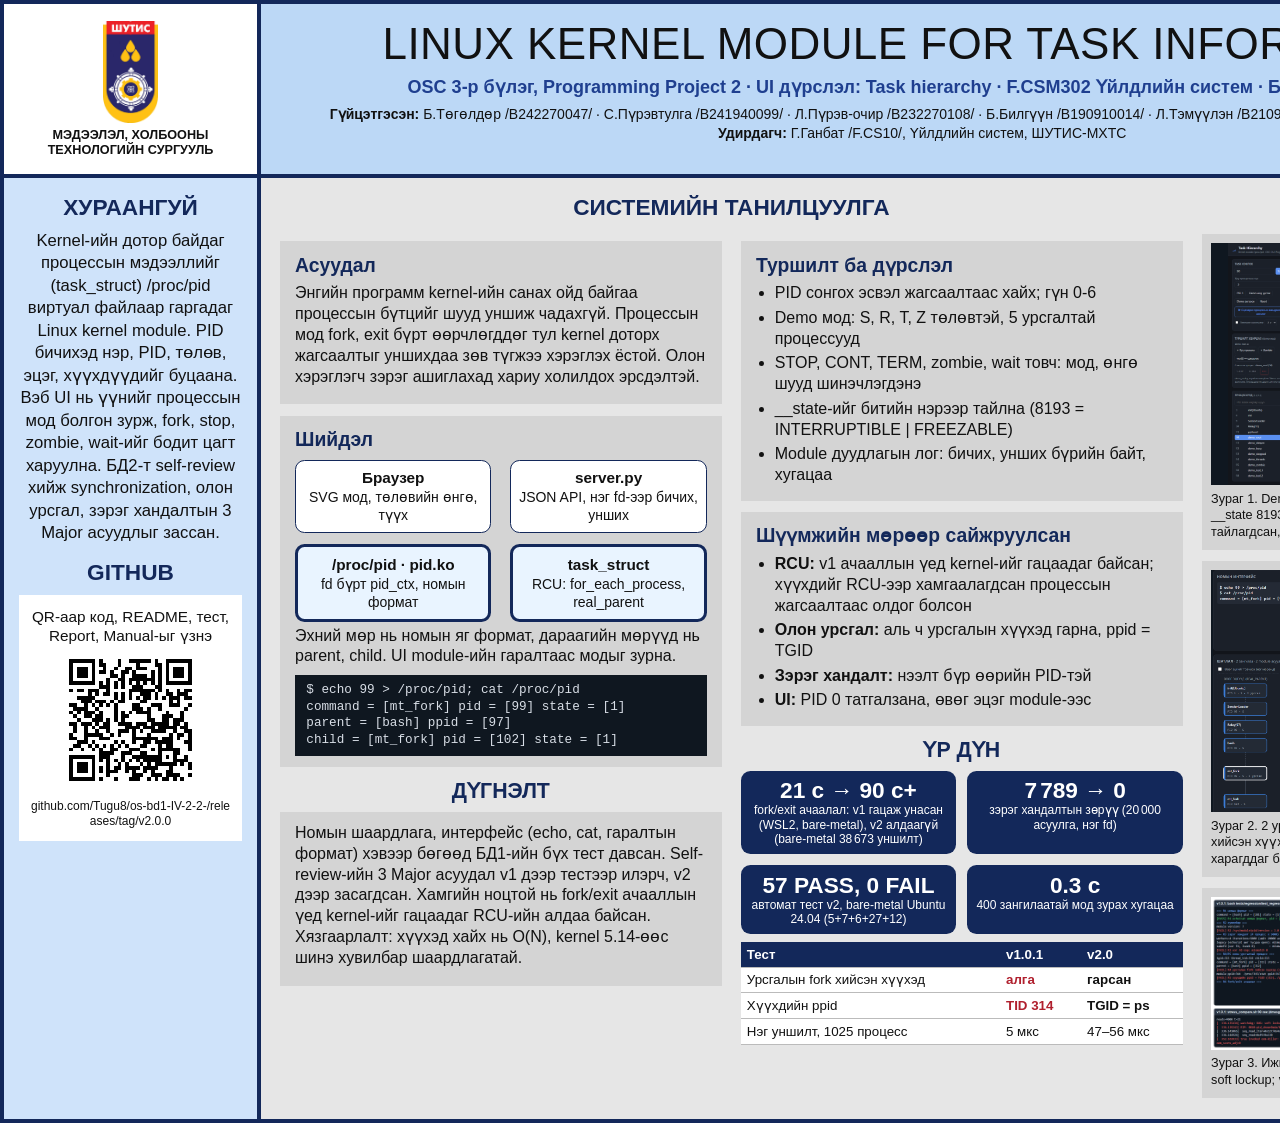
<file: docs/poster/poster.html>
<!doctype html>
<html lang="mn">
<head>
<meta charset="utf-8">
<title>IV-2-2 Poster</title>
<!-- PDF: msedge --headless --no-pdf-header-footer --print-to-pdf=IV-2-2_Poster.pdf poster.html (A3 хэвтээ) -->
<style>
  @page { size: 420mm 297mm; margin: 0; }
  :root { --head: #bcd8f6; --navy: #13285a; --title: #1f3f8f; --panel: #e6e6e6; --box: #d4d4d4; --side: #cfe3fa; }
  * { box-sizing: border-box; }
  html, body { margin: 0; }
  body { width: 420mm; height: 297mm; overflow: hidden; background: #fff; color: #111;
         font-family: Arial, Helvetica, sans-serif; font-size: 12pt; line-height: 1.3;
         -webkit-font-smoothing: antialiased; text-rendering: optimizeLegibility; }
  b, strong, h1, h2, h3 { font-family: Arial, Helvetica, sans-serif; }
  .page { display: grid; grid-template-columns: 68mm 1fr; grid-template-rows: 46mm 1fr; height: 297mm;
          border: 1.2mm solid var(--navy); }
  /* толгой */
  .logo { background: #fff; border-right: 1.2mm solid var(--navy); border-bottom: 1.2mm solid var(--navy);
          display: flex; flex-direction: column; align-items: center; justify-content: center; text-align: center; padding: 2mm; }
  .logo img { height: 27mm; }
  .logo b { font-size: 9.5pt; margin-top: 1.5mm; line-height: 1.15; }
  header { background: var(--head); border-bottom: 1.2mm solid var(--navy); text-align: center; padding: 3mm 8mm 0; }
  header h1 { margin: 0; font-size: 33pt; font-weight: 400; letter-spacing: .01em; }
  header .sub { color: var(--title); font-weight: 700; font-size: 13.5pt; margin: 1mm 0 1.5mm; }
  header .who { font-size: 10.5pt; }
  /* зүүн багана */
  aside { background: var(--side); border-right: 1.2mm solid var(--navy); padding: 4mm 4mm; display: flex; flex-direction: column; gap: 3.5mm; }

  aside h2 { margin: 0 0 2mm; text-align: center; font-size: 17pt; color: var(--navy); }
  aside .card { background: #fff; padding: 3mm; text-align: center; font-size: 11.5pt; }
  aside .sum { text-align: center; font-size: 12.5pt; line-height: 1.35; }
  aside .qr img { width: 36mm; image-rendering: pixelated; margin: 1.5mm 0; }
  aside .card.concl { text-align: center; font-size: 11pt; line-height: 1.3; }
  aside .qr small { display: block; font-size: 9pt; word-break: break-all; }
  /* гол хэсэг */
  .body { background: var(--panel); display: grid; grid-template-columns: 1fr 1fr 96mm; gap: 5mm; padding: 4mm 5mm 5mm; }
  .colhead { text-align: center; color: var(--navy); font-size: 17pt; font-weight: 700; margin: 0 0 3mm; }
  .intro { grid-column: 1 / 3; display: grid; grid-template-columns: 1fr 1fr; gap: 5mm; align-content: start; }
  .intro .colhead { grid-column: 1 / -1; margin-bottom: 0; }
  .box { background: var(--box); padding: 3mm 4mm; }
  .box h3 { margin: 0 0 1.5mm; font-size: 14.5pt; color: var(--navy); font-weight: 700; }
  .box p { margin: 0 0 1.5mm; }
  .box ul { margin: 0; padding-left: 5mm; }
  .box li { margin-bottom: 1mm; }
  code { font-family: inherit; font-size: 1em; font-weight: inherit; }
  pre { font-family: Consolas, "Courier New", monospace !important; }
  /* шийдлийн диаграм */
  .diag { display: grid; grid-template-columns: 1fr 1fr; gap: 3mm 5mm; margin: 2mm 0 1mm; }
  .diag div { background: #fff; border: .5mm solid var(--navy); border-radius: 2.5mm; padding: 2mm; text-align: center; font-size: 10.5pt; }
  .diag div b { display: block; font-size: 11.5pt; font-weight: 700; }
  .diag div.k { background: #e9f4ff; border-width: .8mm; }
  .stack { display: flex; flex-direction: column; gap: 3mm; }
  /* үр дүн */
  .tiles { display: grid; grid-template-columns: 1fr 1fr; gap: 3mm; }
  .tile { background: var(--navy); color: #fff; border-radius: 2.5mm; padding: 2mm 2mm; text-align: center; }
  .tile b { display: block; font-size: 17pt; line-height: 1.1; }
  .tile span { font-size: 9pt; line-height: 1.2; display: block; }
  table { width: 100%; border-collapse: collapse; background: #fff; font-size: 10pt; margin-top: 2mm; }
  th, td { padding: 1mm 1.6mm; border-bottom: .3mm solid #bbb; text-align: left; }
  th { background: var(--navy); color: #fff; }
  td.bad { color: #b0202e; font-weight: 700; }
  td.ok { font-weight: 700; }
  /* ажиллагаа */
  .shots { display: flex; flex-direction: column; gap: 3mm; }
  figure { margin: 0; background: var(--box); padding: 2.5mm; }
  figure img { width: 100%; max-height: 64mm; object-fit: contain; object-position: top; display: block; background: #0f1720; }
  figcaption { font-size: 9.5pt; margin-top: 1.5mm; }
  .center-title { text-align: center; color: var(--navy); font-size: 16pt; font-weight: 700; margin: 0 0 1.5mm; }
</style>
</head>
<body>
<div class="page">
  <div class="logo">
    <img src="../images/must_logo.png" alt="ШУТИС">
    <b>МЭДЭЭЛЭЛ, ХОЛБООНЫ<br>ТЕХНОЛОГИЙН СУРГУУЛЬ</b>
  </div>
  <header>
    <h1>LINUX KERNEL MODULE FOR TASK INFORMATION</h1>
    <div class="sub">OSC 3-р бүлэг, Programming Project 2 · UI дүрслэл: Task hierarchy · F.CSM302 Үйлдлийн систем · Бие даалт 2 · IV-2-2</div>
    <div class="who"><b>Гүйцэтгэсэн:</b> Б.Төгөлдөр /B242270047/ · С.Пүрэвтулга /B241940099/ · Л.Пүрэв-очир /B232270108/ · Б.Билгүүн /B190910014/ · Л.Тэмүүлэн /B210930842/ · Ч.Алтангэрэл /B231910003/<br>
    <b>Удирдагч:</b> Г.Ганбат /F.CS10/, Үйлдлийн систем, ШУТИС-МХТС</div>
  </header>

  <aside>
    <div>
      <h2>ХУРААНГУЙ</h2>
      <div class="sum">Kernel-ийн дотор байдаг процессын мэдээллийг (<code>task_struct</code>) <code>/proc/pid</code> виртуал файлаар гаргадаг Linux kernel module. PID бичихэд нэр, PID, төлөв, эцэг, хүүхдүүдийг буцаана. Вэб UI нь үүнийг процессын мод болгон зурж, fork, stop, zombie, wait-ийг бодит цагт харуулна. БД2-т self-review хийж synchronization, олон урсгал, зэрэг хандалтын 3 Major асуудлыг зассан.</div>
    </div>
    <div>
      <h2>GITHUB</h2>
      <div class="card qr">QR-аар код, README, тест, Report, Manual-ыг үзнэ
        <img src="../images/qr_release_v2.png" alt="QR">
        <small>github.com/Tugu8/os-bd1-IV-2-2-/releases/tag/v2.0.0</small>
      </div>
    </div>
  </aside>

  <div class="body">
    <div class="intro">
      <div class="colhead">СИСТЕМИЙН ТАНИЛЦУУЛГА</div>
      <div class="stack">
        <div class="box">
          <h3>Асуудал</h3>
          <p>Энгийн программ kernel-ийн санах ойд байгаа процессын бүтцийг шууд уншиж чадахгүй. Процессын мод fork, exit бүрт өөрчлөгддөг тул kernel доторх жагсаалтыг уншихдаа зөв түгжээ хэрэглэх ёстой. Олон хэрэглэгч зэрэг ашиглахад хариу холилдох эрсдэлтэй.</p>
        </div>
        <div class="box">
          <h3>Шийдэл</h3>
          <div class="diag">
            <div><b>Браузер</b>SVG мод, төлөвийн өнгө, түүх</div>
            <div><b>server.py</b>JSON API, нэг fd-ээр бичих, унших</div>
            <div class="k"><b>/proc/pid · pid.ko</b>fd бүрт <code>pid_ctx</code>, номын формат</div>
            <div class="k"><b>task_struct</b>RCU: <code>for_each_process</code>, <code>real_parent</code></div>
          </div>
          <p>Эхний мөр нь номын яг формат, дараагийн мөрүүд нь <code>parent</code>, <code>child</code>. UI module-ийн гаралтаас модыг зурна.</p>
          <pre style="margin:2mm 0 0;background:#0f1720;color:#d8dee6;padding:2mm 3mm;font-size:9.5pt;line-height:1.3;white-space:pre-wrap">$ echo 99 &gt; /proc/pid; cat /proc/pid
command = [mt_fork] pid = [99] state = [1]
parent = [bash] ppid = [97]
child = [mt_fork] pid = [102] state = [1]</pre>
        </div>
        <div>
          <div class="center-title">ДҮГНЭЛТ</div>
          <div class="box"><p>Номын шаардлага, интерфейс (echo, cat, гаралтын формат) хэвээр бөгөөд БД1-ийн бүх тест давсан. Self-review-ийн 3 Major асуудал v1 дээр тестээр илэрч, v2 дээр засагдсан. Хамгийн ноцтой нь fork/exit ачааллын үед kernel-ийг гацаадаг RCU-ийн алдаа байсан. Хязгаарлалт: хүүхэд хайх нь O(N), kernel 5.14-өөс шинэ хувилбар шаардлагатай.</p></div>
        </div>
      </div>
      <div class="stack">
        <div class="box">
          <h3>Туршилт ба дүрслэл</h3>
          <ul>
            <li>PID сонгох эсвэл жагсаалтаас хайх; гүн 0-6</li>
            <li>Demo мод: S, R, T, Z төлөвтэй, 5 урсгалтай процессууд</li>
            <li>STOP, CONT, TERM, zombie, wait товч: мод, өнгө шууд шинэчлэгдэнэ</li>
            <li><code>__state</code>-ийг битийн нэрээр тайлна (8193 = INTERRUPTIBLE | FREEZABLE)</li>
            <li>Module дуудлагын лог: бичих, унших бүрийн байт, хугацаа</li>
          </ul>
        </div>
        <div class="box">
          <h3>Шүүмжийн мөрөөр сайжруулсан</h3>
          <ul>
            <li><b>RCU:</b> v1 ачааллын үед kernel-ийг гацаадаг байсан; хүүхдийг RCU-ээр хамгаалагдсан процессын жагсаалтаас олдог болсон</li>
            <li><b>Олон урсгал:</b> аль ч урсгалын хүүхэд гарна, ppid = TGID</li>
            <li><b>Зэрэг хандалт:</b> нээлт бүр өөрийн PID-тэй</li>
            <li><b>UI:</b> PID 0 татгалзана, өвөг эцэг module-ээс</li>
          </ul>
        </div>
        <div>
          <div class="center-title">ҮР ДҮН</div>
          <div class="tiles">
  <div class="tile"><b>21 с &#8594; 90 с+</b><span>fork/exit ачаалал: v1 гацаж унасан (WSL2, bare-metal), v2 алдаагүй (bare-metal 38&#8239;673 уншилт)</span></div>
  <div class="tile"><b>7&#8239;789 &#8594; 0</b><span>зэрэг хандалтын зөрүү (20&#8239;000 асуулга, нэг fd)</span></div>
  <div class="tile"><b>57 PASS, 0 FAIL</b><span>автомат тест v2, bare-metal Ubuntu 24.04 (5+7+6+27+12)</span></div>
  <div class="tile"><b>0.3 с</b><span>400 зангилаатай мод зурах хугацаа</span></div>
</div>
<table>
  <tr><th>Тест</th><th>v1.0.1</th><th>v2.0</th></tr>
  <tr><td>Урсгалын fork хийсэн хүүхэд</td><td class="bad">алга</td><td class="ok">гарсан</td></tr>
  <tr><td>Хүүхдийн ppid</td><td class="bad">TID 314</td><td class="ok">TGID = ps</td></tr>
  <tr><td>Нэг уншилт, 1025 процесс</td><td>5 мкс</td><td>47&#8211;56 мкс</td></tr>
</table>
        </div>
      </div>
    </div>

    <div>
      <div class="colhead">Ажиллагаа</div>
      <div class="shots">
        <figure><img src="../images/bd2_ui_demo_v2.png" alt="demo tree"><figcaption>Зураг 1. Demo мод: S, T, Z төлөв, 5 урсгалтай процесс; __state 8193 нь INTERRUPTIBLE | FREEZABLE гэж тайлагдсан, өвөг эцэг module-ээс.</figcaption></figure>
        <figure><img src="../images/bd2_ui_mt_fork.png" alt="mt_fork"><figcaption>Зураг 2. 2 урсгалтай процесс: үндсэн бус урсгалын fork хийсэн хүүхэд (PID 102) гарсан. v1 дээр хүүхэдгүй харагддаг байсан.</figcaption></figure>
        <figure><img src="../images/bd2_term_before_after.png" alt="before after"><figcaption>Зураг 3. Ижил скрипт: v1.0.1 (зүүн) R3-R5 FAIL, ачаалалд soft lockup; v2.0 (баруун) 6/6 PASS.</figcaption></figure>
      </div>
    </div>
  </div>
</div>
</body>
</html>
</file>
